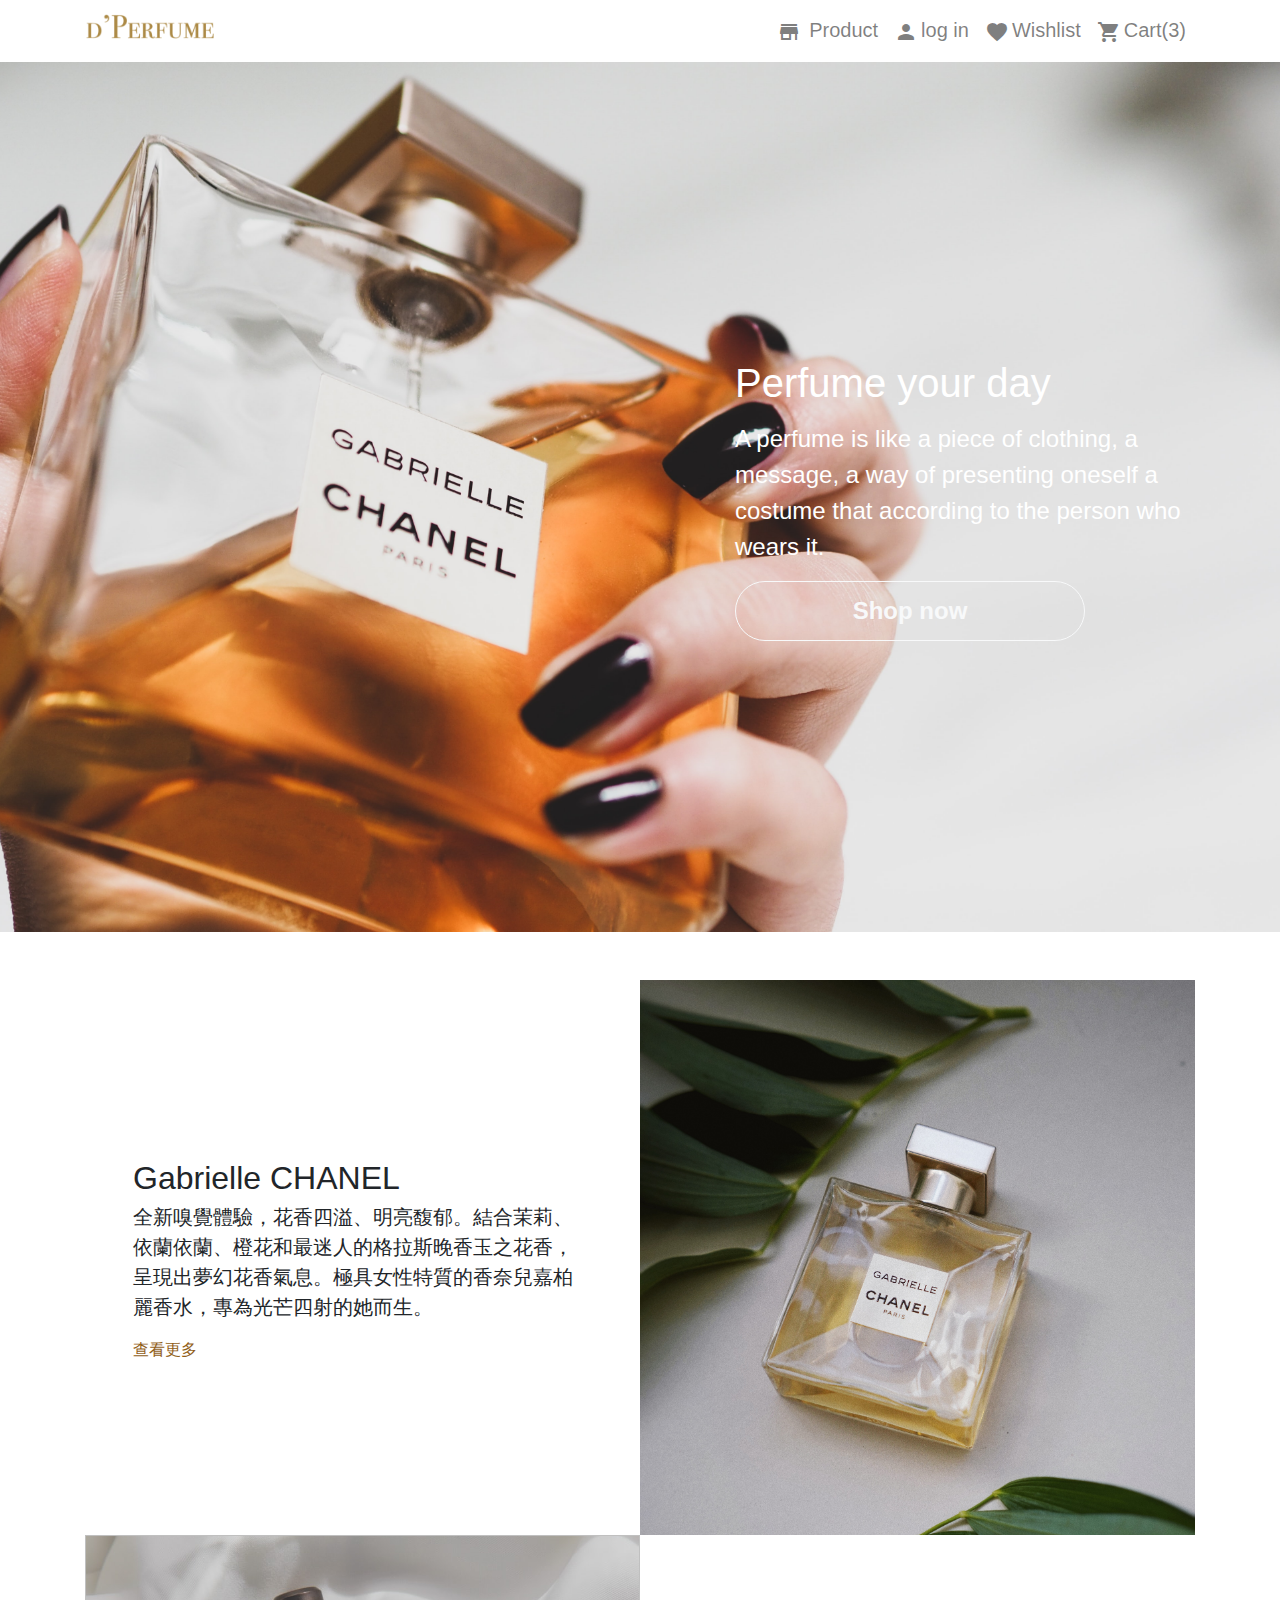
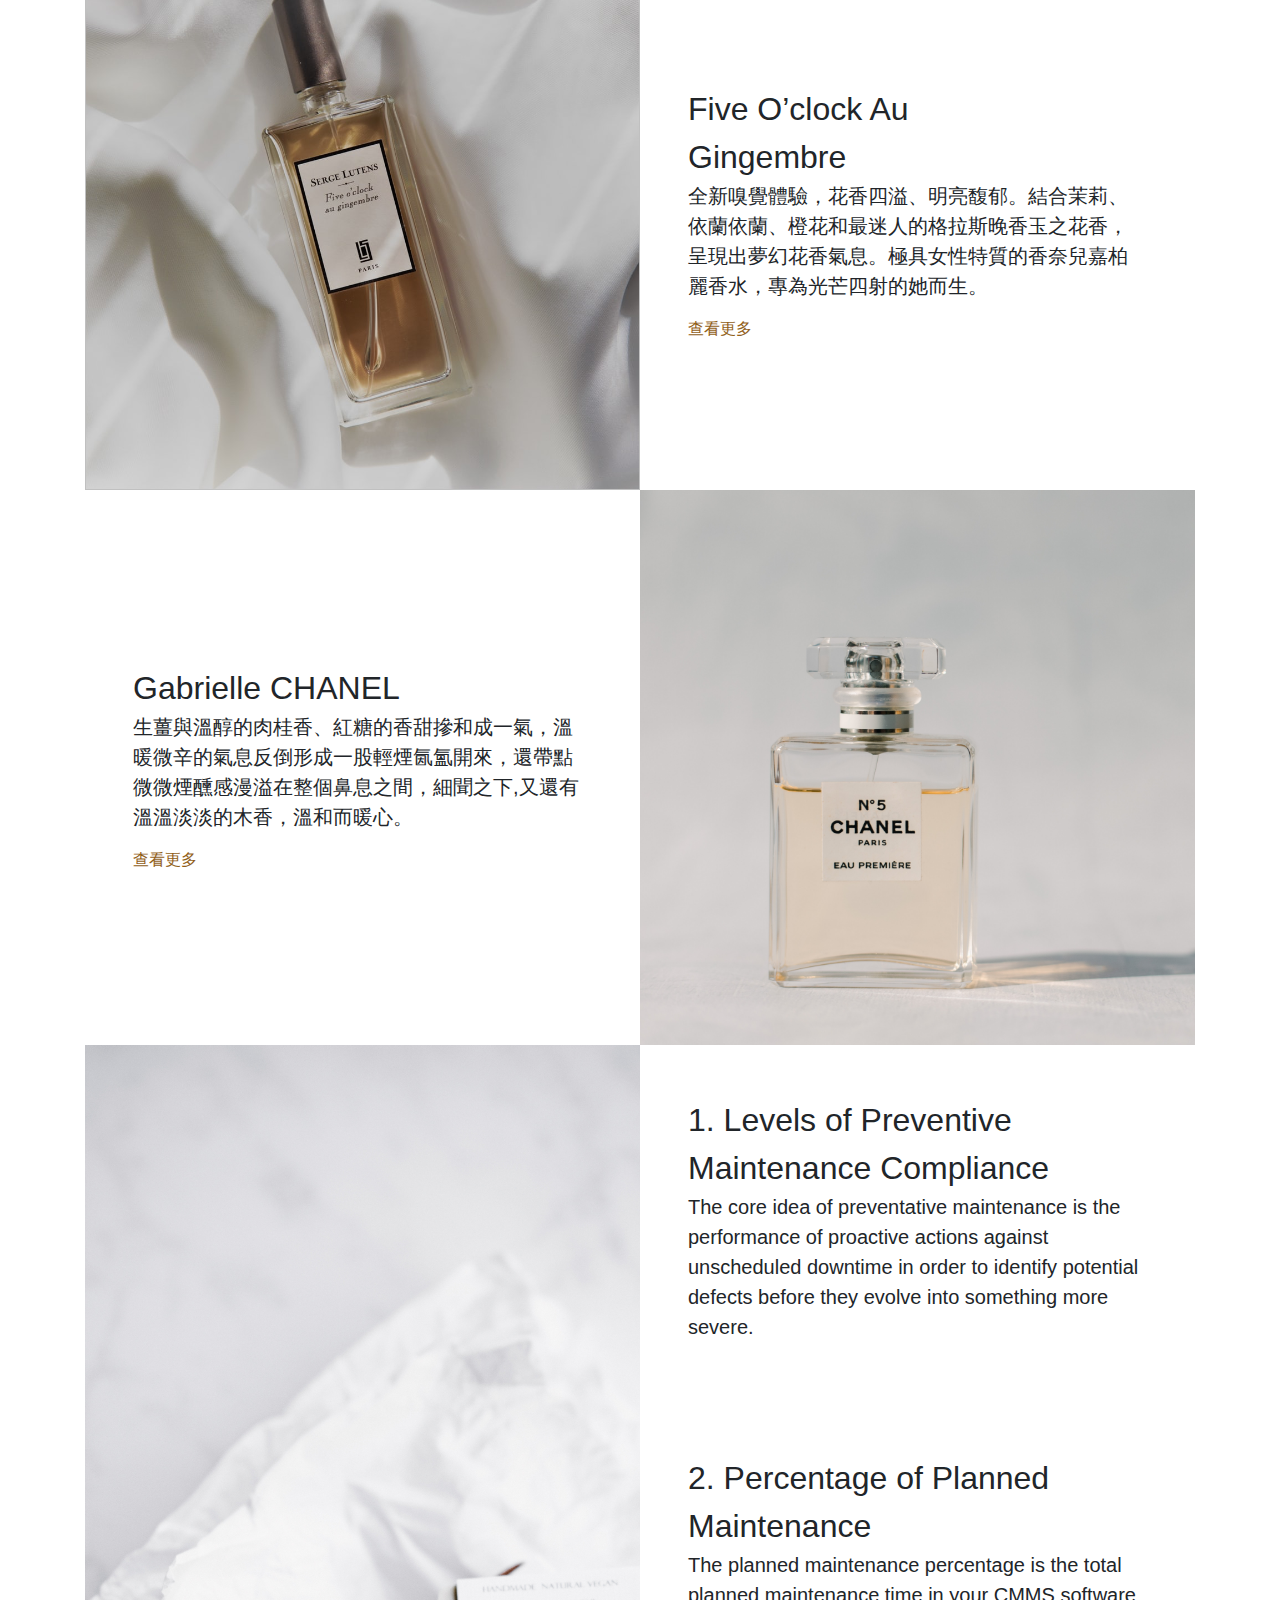
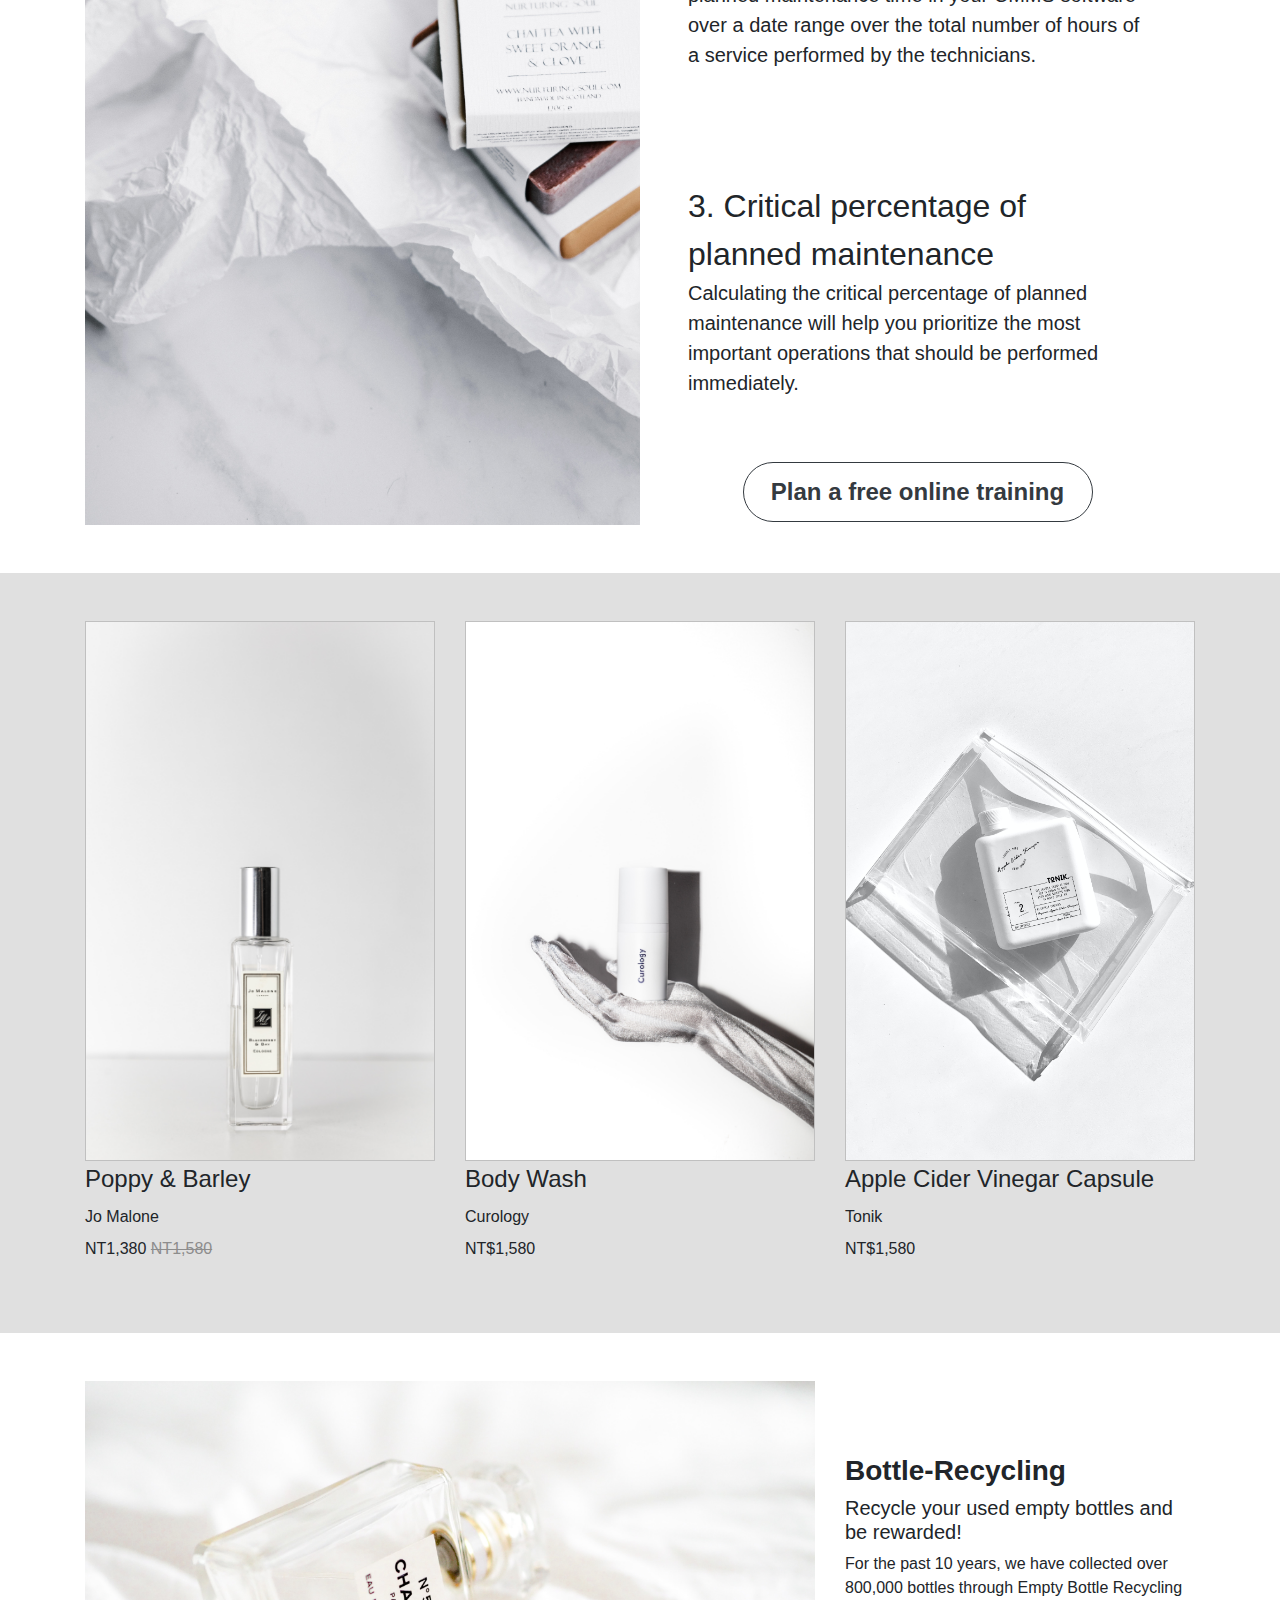
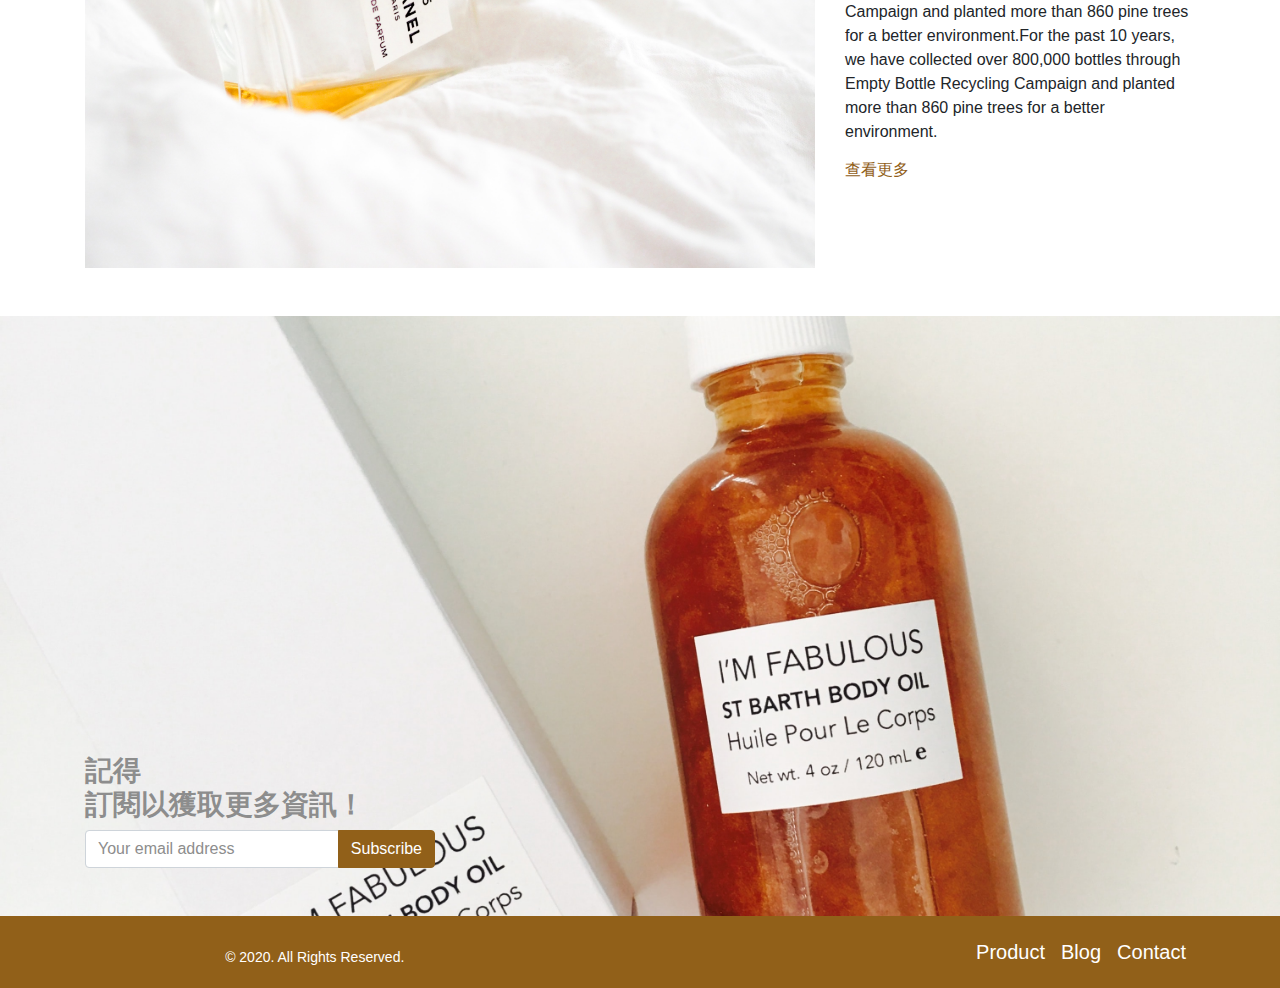
<file: index.html>
<!DOCTYPE html>
<html lang="en">

<head>
  <meta charset="UTF-8">
  <meta name="viewport" content="width=device-width, initial-scale=1.0">
  <meta http-equiv="X-UA-Compatible" content="ie=edge">
  <title>首頁</title>
  <link rel="stylesheet" href="https://stackpath.bootstrapcdn.com/bootstrap/4.2.1/css/bootstrap.min.css">
  <link href="https://fonts.googleapis.com/icon?family=Material+Icons" rel="stylesheet">
  <link rel="stylesheet" href="./assets/style/all.css">
</head>

<body>
  <header class="header">
    <nav class="container  navbar navbar-expand-lg navbar-light">
      <h1>
        <a class="navbar-brand" href="#">
          <img src="assets/images/d’Perfume.png" width="128" height="38" class="d-inline-block align-center" alt="">
        </a>
      </h1>

      <button class="navbar-toggler" type="button" data-toggle="collapse" data-target="#navbarTogglerDemo02"
        aria-controls="navbarTogglerDemo02" aria-expanded="false" aria-label="Toggle navigation">
        <span class="navbar-toggler-icon"></span>
      </button>

      <div class="collapse navbar-collapse justify-content-end" id="navbarTogglerDemo02">
        <ul class="navbar-nav  mt-2 mt-lg-0">
          <li class="nav-item ">
            <a class="nav-link" href="product.html"> <span class="material-icons">
                store_mall_directory
              </span> Product</a>
          </li>
          <li class="nav-item">
            <a class="nav-link" href="#"> <span class="material-icons">
                person
              </span>log in</a>
          </li>
          <li class="nav-item">
            <a class="nav-link " href="#"><span class="material-icons">
                favorite
              </span>Wishlist</a>
          </li>
          <li class="nav-item">
            <a class="nav-link " href="#"><span class="material-icons">
                shopping_cart
              </span>Cart(3)</a>
          </li>
        </ul>

      </div>
    </nav>


  </header>

  
<!-- index banner -->
<div class="banner d-flex align-items-center mb-5">
  <div class="container">
    <div class="row justify-content-end">
      <div class="col-12 col-md-5 p-0 text-white">
        <h2 class="banner-title">Perfume your day</h2>
        <p class="banner-subtitle ">A perfume is like a piece of clothing, a message, a way of presenting oneself
          a costume that
          according to the person who wears it.</p>
        <a href="#">
          <button type="button" class="index-btn btn btn-outline-light rounded-pill font-weight-bold">
            Shop now
          </button>
        </a>
      </div>
    </div>
  </div>
</div>

<!-- content -->
<div class="content container mb-5">
  <div class="row no-gutters flex-column-reverse flex-md-row mb-4 mb-md-0">
    <div class="col-md-6 col-12 d-flex align-items-md-center justify-content-md-center">
      <div class="text p-5">
        <h2 class="content-title mb-0">Gabrielle CHANEL</h2>
        <p class="content-subtitle mb-2 mb-md-3">
          全新嗅覺體驗，花香四溢、明亮馥郁。結合茉莉、依蘭依蘭、橙花和最迷人的格拉斯晚香玉之花香，呈現出夢幻花香氣息。極具女性特質的香奈兒嘉柏麗香水，專為光芒四射的她而生。</p>
        <a href="#" class="content-more text-primary">查看更多</a>
      </div>
    </div>
    <div class="col-md-6 col-12">
      <div class="content_productimg1 img-fluid mb-2 mb-md-0"></div>
    </div>
  </div>
  <div class="row no-gutters">
    <div class="col-md-6 col-12">
      <img class="content_productimg4 img-fluid mb-2 mb-md-0">
    </div>
    <div class="col-md-6 col-12 d-flex align-items-md-center justify-content-md-center">
      <div class="text p-5">
        <h2 class="content-title mb-0">Five O’clock Au <br>Gingembre</h2>
        <p class="content-subtitle mb-2 mb-md-3">
          全新嗅覺體驗，花香四溢、明亮馥郁。結合茉莉、依蘭依蘭、橙花和最迷人的格拉斯晚香玉之花香，呈現出夢幻花香氣息。極具女性特質的香奈兒嘉柏麗香水，專為光芒四射的她而生。</p>
        <a href="#" class="text-primary">查看更多</a>
      </div>
    </div>
  </div>
  <div class="row no-gutters flex-column-reverse flex-md-row mb-4 mb-md-0">
    <div class="col-md-6 col-12 d-flex align-items-md-center justify-content-md-center">
      <div class="text p-5">
        <h2 class="content-title mb-0">Gabrielle CHANEL</h2>
        <p class="content-subtitle mb-2 mb-md-3">
          生薑與溫醇的肉桂香、紅糖的香甜摻和成一氣，溫暖微辛的氣息反倒形成一股輕煙氤氳開來，還帶點微微煙醺感漫溢在整個鼻息之間，細聞之下,又還有溫溫淡淡的木香，溫和而暖心。</p>
        <a href="#" class="text-primary">查看更多</a>
      </div>
    </div>
    <div class="col-md-6 col-12">
      <div class="content_productimg2 img-fluid mb-2 mb-md-0"></div>
    </div>
  </div>
  <div class="row no-gutters">
    <div class="col-md-6 col-12">
      <div class="content_productimg3 img-fluid mb-2 mb-md-0"></div>
    </div>
    <div class="col-md-6 col-12 d-flex flex-column align-items-md-center justify-content-md-center">

      <div class="text p-5">
        <h2 class="content-title mb-0">1. Levels of Preventive Maintenance Compliance</h2>
        <p class="content-subtitle mb-2 mb-md-3">
          The core idea of preventative maintenance is the performance of proactive actions against unscheduled downtime
          in order to identify potential defects before they evolve into something more severe.</p>

      </div>
      <div class="text p-5">
        <h2 class="content-title mb-0">2. Percentage of Planned Maintenance</h2>
        <p class="content-subtitle mb-2 mb-md-3">
          The planned maintenance percentage is the total planned maintenance time in your CMMS software over a date
          range over the total number of hours of a service performed by the technicians.</p>

      </div>
      <div class="text p-5">
        <h2 class="content-title mb-0">3. Critical percentage of planned maintenance</h2>
        <p class="content-subtitle mb-2 mb-md-3">
          Calculating the critical percentage of planned maintenance will help you prioritize the most important
          operations that should be performed immediately.</p>
      </div>
      <a href="#">
        <button type="button" class="index-btn btn btn-outline-dark rounded-pill font-weight-bold">
          Plan a free online training
        </button>
      </a>
    </div>
  </div>
</div>

<!-- feature list -->
<div class="featurelist container-fluid mb-5">

  <ul class="feature-list container list-unstyled ">
    <div class="row d-flex justify-content-between">
      <li class="feature-item col-md-4 ">
        <img class="feature-img1 ">
        <h3 class="feature-name">Poppy & Barley</h3>
        <h4 class="feature-brand">Jo Malone</h4>
        <h4 class="feature-price">NT1,380 <del class="product-price-del text-secondary"> NT1,580 </del> </h4>
      </li>
      <li class="feature-item col-md-4">
        <img class="feature-img2">
        <h3 class="feature-name">Body Wash</h3>
        <h4 class="feature-brand">Curology</h4>
        <h4 class="feature-price">NT$1,580</h4>
      </li>
      <li class="feature-item col-md-4">
        <img class="feature-img3">
        <h3 class="feature-name">Apple Cider Vinegar Capsule</h3>
        <h4 class="feature-brand">Tonik</h4>
        <h4 class="feature-price">NT$1,580</h4>
      </li>
    </div>
  </ul>
</div>

<!-- concept -->
<div class="concept container mb-5">
  <div class="row align-items-center">

    <div class="concept-img col-12 col-md-8 ">
      <img class="img-fluid" src="assets/images/index9.jpg" alt="">
    </div>

    <div class="concept-text col-12 col-md-4 ">
      <h3 class="font-weight-bold">Bottle-Recycling</h3>
      <p class="h5 font-weight-normal">Recycle your used empty bottles and be rewarded!</p>
      <span>For the past 10 years, we have collected over 800,000 bottles through Empty Bottle Recycling Campaign and
        planted more than 860 pine trees for a better environment.For the past 10 years, we have collected over 800,000
        bottles through Empty Bottle Recycling Campaign and planted more than 860 pine trees for a better
        environment.</span>
      <p class="mt-3"><a href="#" class="h6 text-primary">查看更多</a></p>
    </div>

  </div>
</div>

<!-- subscribe -->
<div class="container-fluid subscribe d-flex align-items-end">
  <div class="container ">
    <div class="row mb-5">
      <div class="col-12 col-lg-4 ">
        <h3 class="subscribe-text -text-info font-weight-bold ">記得 <br>訂閱以獲取更多資訊！</h3>
        <div class="input-group">
          <input type="text" class="form-control" placeholder="Your email address" aria-label="emailAddress"
            aria-describedby="button-addon">
          <div class="input-group-append">
            <button class="btn btn-primary " type="button" id="button-addon">Subscribe</button>
          </div>
        </div>
      </div>
    </div>
  </div>
</div>

  <footer class="footer">
    <nav class="container  navbar navbar-expand-lg ">
      <h1>
        <img src="assets/images/d’Perfumewhite.png" width="128" height="38" class="d-inline-block align-center" alt=""
          loading="lazy">
        <span>© 2020. All Rights Reserved.</span>
      </h1>

      <div class="collapse navbar-collapse justify-content-end d-md-none d-lg-block" id="TogglerDemo">
        <ul class="navbar-nav  mt-2 mt-lg-0">
          <li class="nav-item ">
            <a class="nav-link" href="#"> Product</a>
          </li>
          <li class="nav-item">
            <a class="nav-link" href="#"> Blog</a>
          </li>
          <li class="nav-item">
            <a class="nav-link " href="#">Contact</a>
          </li>

        </ul>

      </div>

    </nav>
  </footer>


  <script src="https://code.jquery.com/jquery-3.3.1.slim.min.js"
    integrity="sha384-q8i/X+965DzO0rT7abK41JStQIAqVgRVzpbzo5smXKp4YfRvH+8abtTE1Pi6jizo"
    crossorigin="anonymous"></script>
  <script src="https://cdnjs.cloudflare.com/ajax/libs/popper.js/1.14.6/umd/popper.min.js"
    integrity="sha384-wHAiFfRlMFy6i5SRaxvfOCifBUQy1xHdJ/yoi7FRNXMRBu5WHdZYu1hA6ZOblgut"
    crossorigin="anonymous"></script>
  <script src="https://stackpath.bootstrapcdn.com/bootstrap/4.2.1/js/bootstrap.min.js"
    integrity="sha384-B0UglyR+jN6CkvvICOB2joaf5I4l3gm9GU6Hc1og6Ls7i6U/mkkaduKaBhlAXv9k"
    crossorigin="anonymous"></script>
  <script src="./assets/js/vendors.js"></script>
  <script src="./assets/js/all.js"></script>

</body>

</html>
</file>
